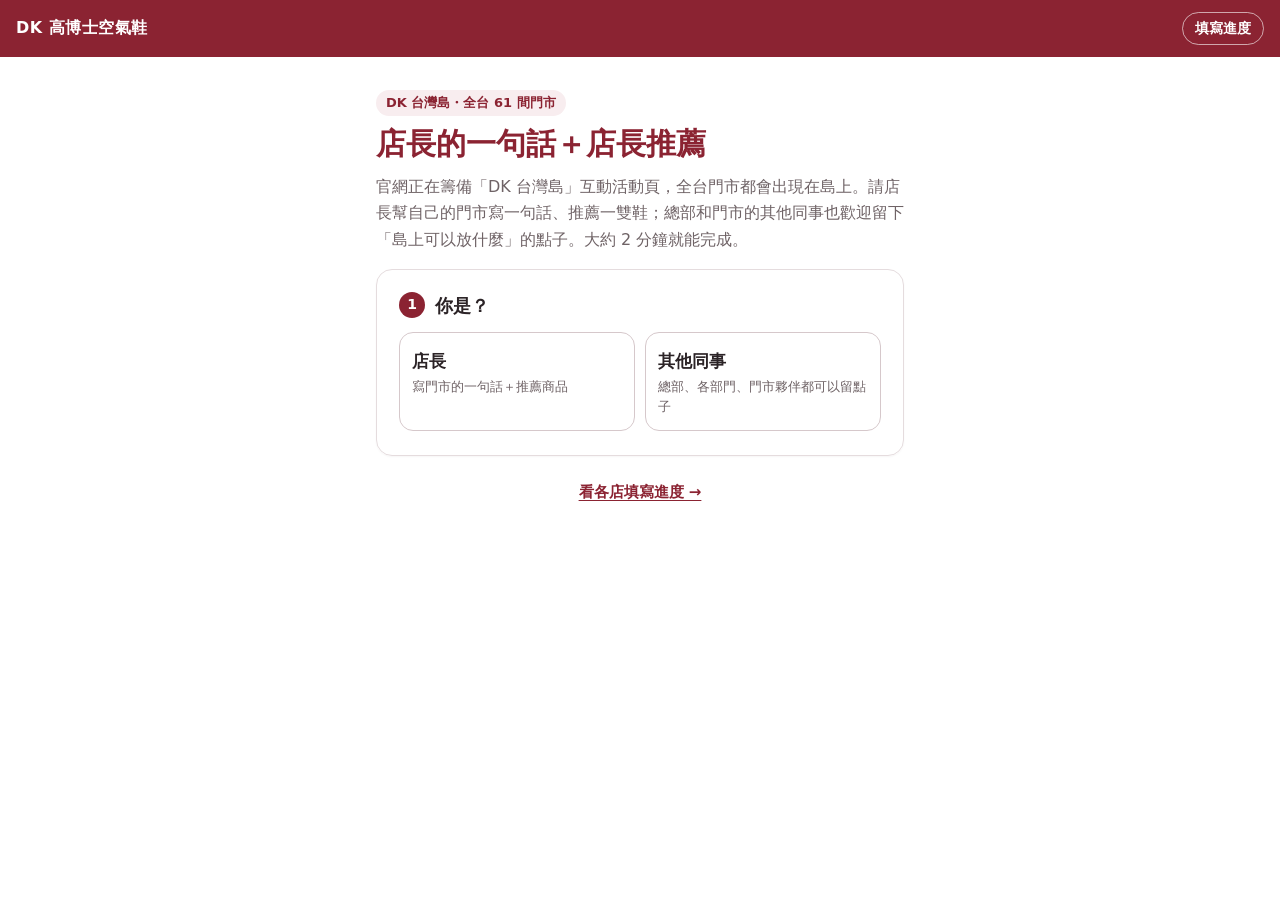
<file: index.html>
<!doctype html>
<html lang="zh-Hant-TW">
<head>
  <meta charset="utf-8">
  <meta name="viewport" content="width=device-width, initial-scale=1, viewport-fit=cover">
  <meta name="robots" content="noindex">
  <meta name="theme-color" content="#8B2332">
  <title>店長的一句話｜DK 高博士空氣鞋</title>
  <link rel="stylesheet" href="styles.css">
</head>
<body>
  <header class="topbar">
    <span class="brand">DK 高博士空氣鞋</span>
    <a class="topbar-link" href="progress.html">填寫進度</a>
  </header>

  <main class="shell">
    <section class="intro">
      <p class="eyebrow">DK 台灣島・全台 61 間門市</p>
      <h1>店長的一句話＋店長推薦</h1>
      <p>官網正在籌備「DK 台灣島」互動活動頁，全台門市都會出現在島上。請店長幫自己的門市寫一句話、推薦一雙鞋；總部和門市的其他同事也歡迎留下「島上可以放什麼」的點子。大約 2 分鐘就能完成。</p>
    </section>

    <noscript><p class="notice notice-warn">這個頁面需要開啟 JavaScript 才能填寫。</p></noscript>
    <p id="mode-note" class="notice notice-warn" hidden></p>

    <form id="picks-form" novalidate>
      <fieldset class="card">
        <legend class="card-title"><span class="step" aria-hidden="true">1</span>你是？</legend>
        <div class="role-options">
          <label class="role-choice">
            <input type="radio" name="role" value="manager">
            <span><strong>店長</strong><small>寫門市的一句話＋推薦商品</small></span>
          </label>
          <label class="role-choice">
            <input type="radio" name="role" value="staff">
            <span><strong>其他同事</strong><small>總部、各部門、門市夥伴都可以留點子</small></span>
          </label>
        </div>
      </fieldset>

      <!-- 店長 -->
      <fieldset id="manager-fields" class="role-panel" hidden disabled>
        <legend class="sr-only">店長填寫</legend>
        <section class="card">
          <h2 class="card-title"><span class="step" aria-hidden="true">2</span>門市與店長的一句話</h2>
          <div class="field">
            <label for="storeId">門市 <span class="tag tag-required">必填</span></label>
            <select id="storeId" name="storeId">
              <option value="">請選擇門市</option>
            </select>
          </div>
          <div id="existing-note" class="notice notice-info" hidden>
            <p id="existing-text"></p>
            <button type="button" id="load-existing" class="btn-secondary">帶入上次填的內容</button>
          </div>
          <div class="field">
            <label for="managerName">店長稱呼 <span class="tag">選填</span></label>
            <input id="managerName" name="managerName" type="text" autocomplete="nickname" placeholder="例如：阿凱店長、小美">
            <p class="hint">可以用暱稱，會公開顯示在官網上，請不要寫全名或電話。</p>
          </div>
          <div class="field">
            <label for="quote">店長的一句話 <span class="tag tag-required">必填</span></label>
            <textarea id="quote" name="quote" rows="2" placeholder="例如：走一整天也不累，來店裡試穿就知道！"></textarea>
            <p class="counter" data-count-for="quote" aria-live="polite"></p>
          </div>
        </section>

        <section class="card">
          <h2 class="card-title"><span class="step" aria-hidden="true">3</span>店長推薦</h2>
          <div class="field">
            <label for="productName">推薦商品名稱 <span class="tag tag-required">必填</span></label>
            <input id="productName" name="productName" type="text" placeholder="例如：空氣鞋 運動休閒鞋 黑色">
            <p class="counter" data-count-for="productName" aria-live="polite"></p>
          </div>
          <div class="field">
            <label for="productUrl">官網商品頁網址 <span class="tag">選填</span></label>
            <input id="productUrl" name="productUrl" type="text" inputmode="url" autocomplete="off" autocapitalize="off" spellcheck="false" placeholder="https://www.dk-shoes.com.tw/SalePage/Index/…">
            <p id="url-status" class="hint" aria-live="polite"></p>
          </div>
          <div class="field">
            <label for="reason">推薦理由 <span class="tag tag-required">必填</span></label>
            <input id="reason" name="reason" type="text" placeholder="例如：鞋墊超軟，久站的客人都回購">
            <p class="counter" data-count-for="reason" aria-live="polite"></p>
          </div>
        </section>

        <section class="card preview" aria-label="島上顯示預覽">
          <h2 class="preview-title">島上大概會長這樣</h2>
          <div class="bubble">
            <p class="bubble-store" id="preview-store"></p>
            <p class="bubble-quote" id="preview-quote"></p>
            <p class="bubble-manager" id="preview-manager"></p>
          </div>
          <div class="pick">
            <span class="pick-label">店長推薦</span>
            <p class="pick-name" id="preview-product"></p>
            <p class="pick-reason" id="preview-reason"></p>
          </div>
        </section>
      </fieldset>

      <!-- 其他同事 -->
      <fieldset id="staff-fields" class="role-panel" hidden disabled>
        <legend class="sr-only">其他同事填寫</legend>
        <section class="card">
          <h2 class="card-title"><span class="step" aria-hidden="true">2</span>你覺得島上可以放什麼？</h2>
          <p class="card-note">不在門市的同事也歡迎填，不一定要跟某間門市有關。任何點子都可以：某間店可以放的內容、小遊戲、想推薦的鞋、門市的小故事……這些點子只有內部看得到，不會公開在官網。</p>
          <div class="field">
            <label for="staffName">你的稱呼 <span class="tag">選填</span></label>
            <input id="staffName" name="staffName" type="text" autocomplete="nickname" placeholder="例如：電商部 阿凱、頂好店 小美">
          </div>
          <div class="field">
            <label for="relatedStoreId">跟哪間門市有關？ <span class="tag">選填</span></label>
            <select id="relatedStoreId" name="relatedStoreId">
              <option value="">不限門市（整座島）</option>
            </select>
          </div>
          <div class="field">
            <label for="idea">你的點子 <span class="tag tag-required">必填</span></label>
            <textarea id="idea" name="idea" rows="5" placeholder="例如：頂好店可以放一個「量腳型」的小遊戲，量完推薦適合的鞋款"></textarea>
            <p class="counter" data-count-for="idea" aria-live="polite"></p>
          </div>
        </section>
      </fieldset>

      <div class="hp" aria-hidden="true">
        <label>網站 <input type="text" name="website" tabindex="-1" autocomplete="off"></label>
      </div>

      <section id="submit-card" class="card submit-card" hidden>
        <p id="submit-note" class="submit-note"></p>
        <button type="submit" id="submit-button" class="btn-primary" disabled>送出</button>
        <div id="status" class="status" role="status" tabindex="-1"></div>
        <p id="draft-note" class="draft-note">填到一半的內容會自動存在這支手機。</p>
      </section>
    </form>

    <footer class="page-footer">
      <a href="progress.html">看各店填寫進度 →</a>
    </footer>
  </main>

  <script src="config.js"></script>
  <script src="stores.js"></script>
  <script src="form.js"></script>
</body>
</html>
</file>
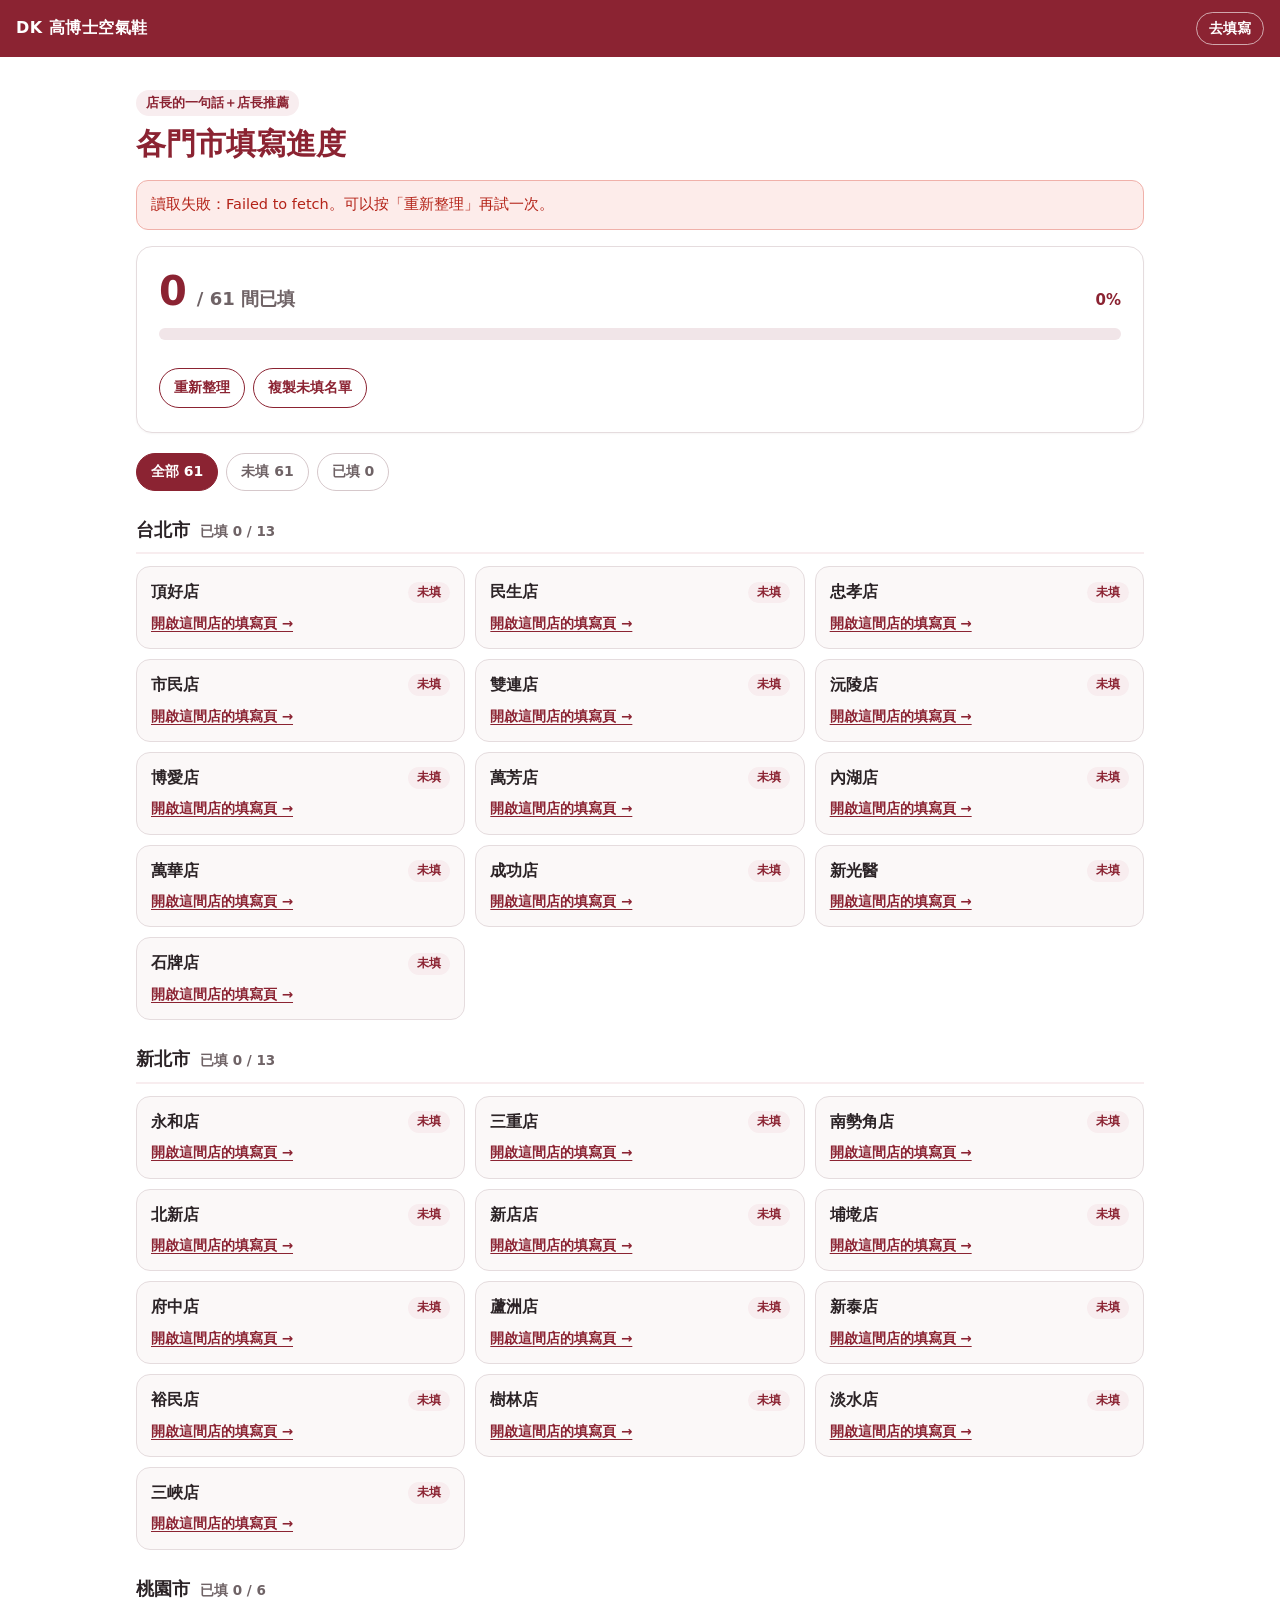
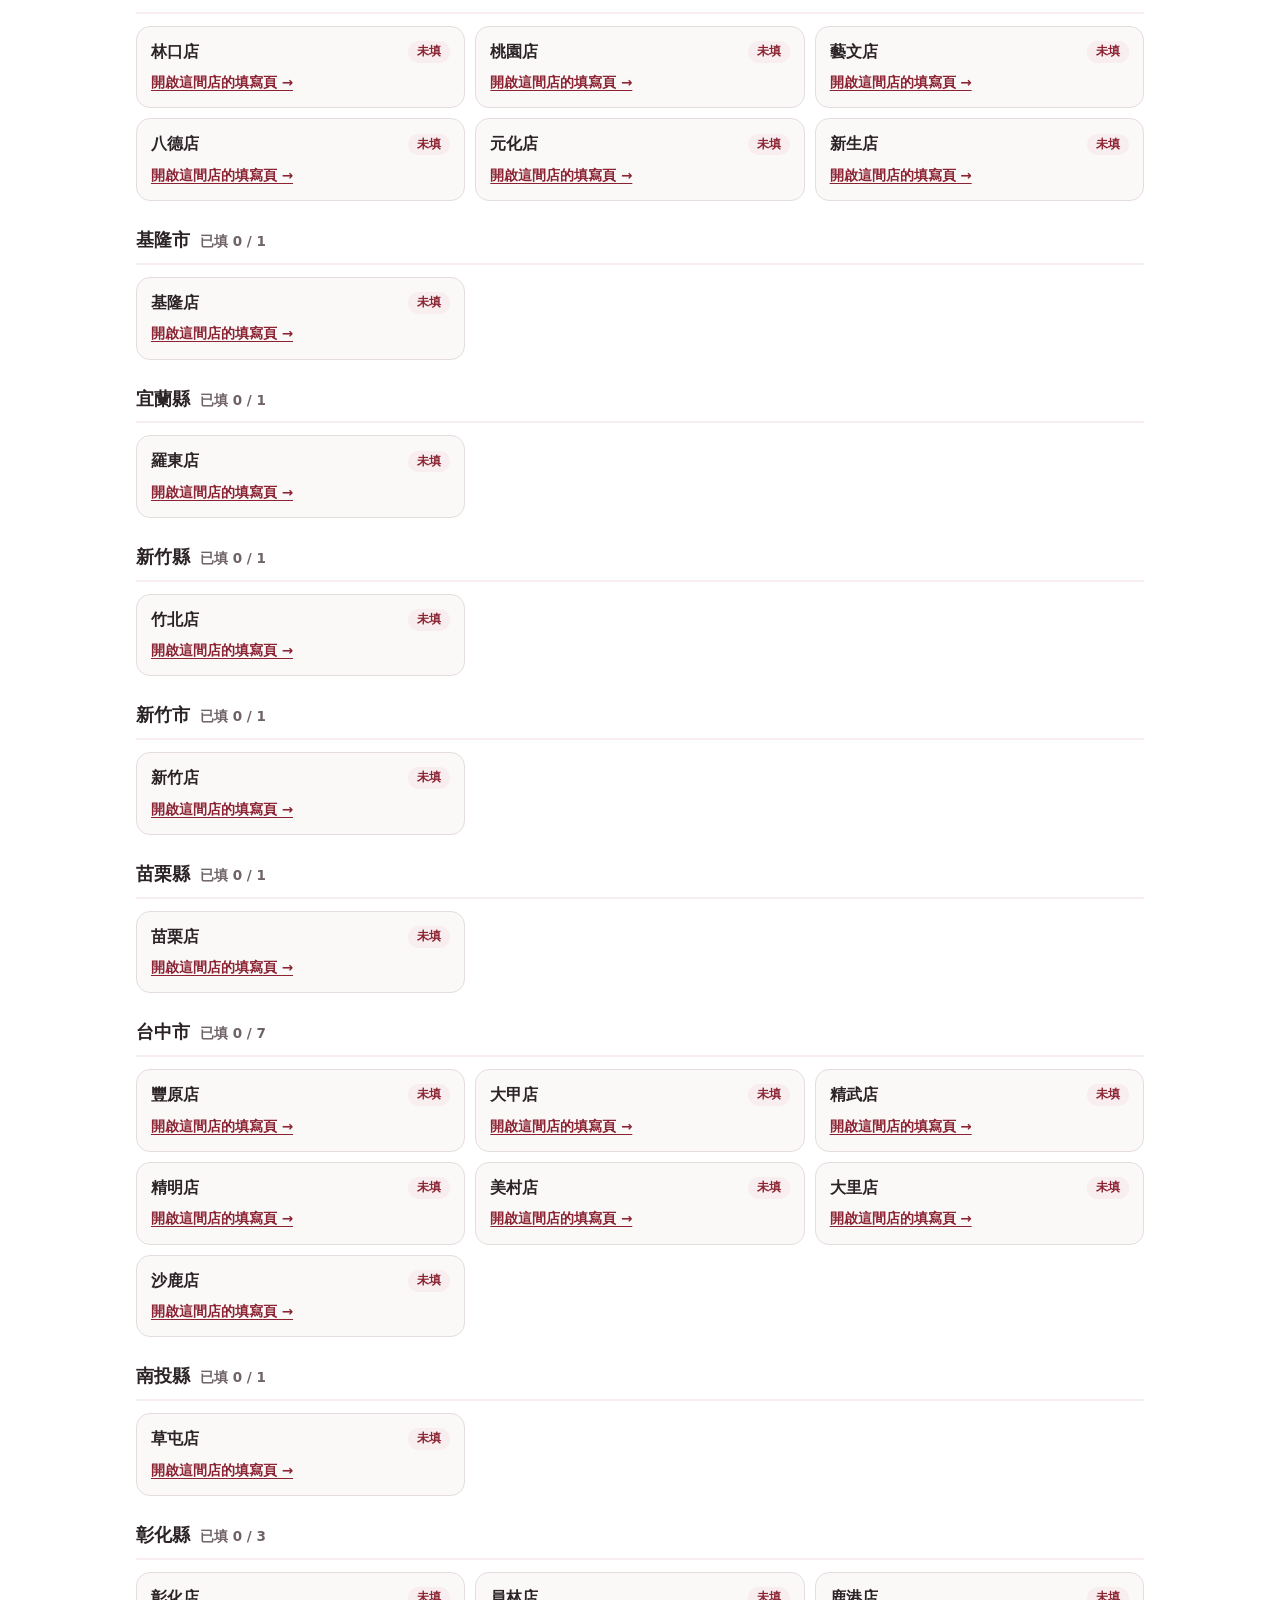
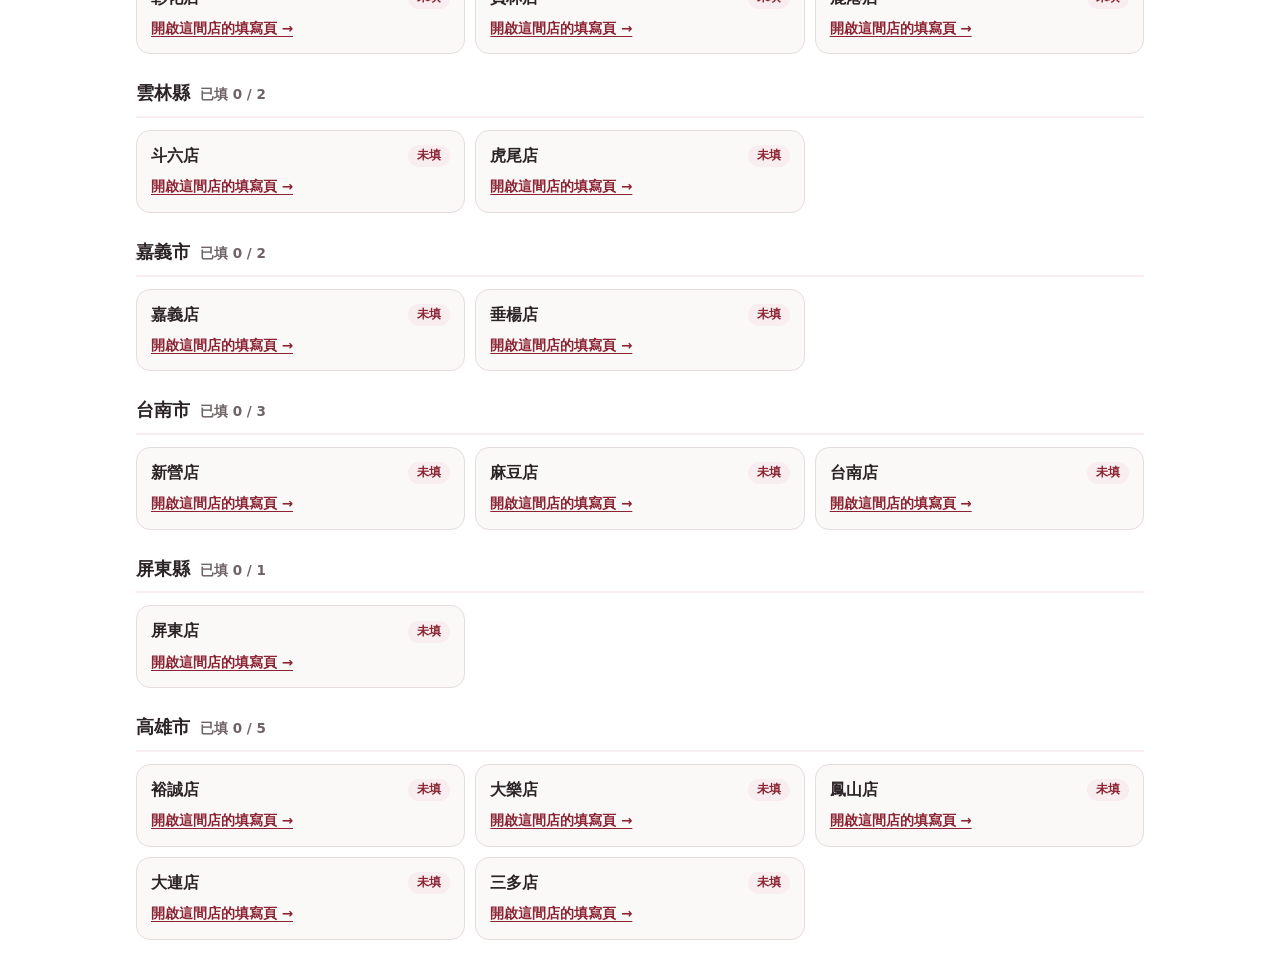
<file: progress.html>
<!doctype html>
<html lang="zh-Hant-TW">
<head>
  <meta charset="utf-8">
  <meta name="viewport" content="width=device-width, initial-scale=1, viewport-fit=cover">
  <meta name="robots" content="noindex">
  <meta name="theme-color" content="#8B2332">
  <title>填寫進度｜店長的一句話</title>
  <link rel="stylesheet" href="styles.css">
</head>
<body>
  <header class="topbar">
    <span class="brand">DK 高博士空氣鞋</span>
    <a class="topbar-link" href="index.html">去填寫</a>
  </header>

  <main class="shell shell-wide">
    <section class="intro">
      <p class="eyebrow">店長的一句話＋店長推薦</p>
      <h1>各門市填寫進度</h1>
    </section>

    <noscript><p class="notice notice-warn">這個頁面需要開啟 JavaScript 才能顯示。</p></noscript>
    <p id="page-note" class="notice" hidden></p>

    <section class="card summary" aria-live="polite">
      <div class="summary-numbers">
        <span class="summary-count" id="summary-count">–</span>
        <span class="summary-total" id="summary-total">/ – 間已填</span>
        <span class="summary-percent" id="summary-percent"></span>
      </div>
      <div class="bar" role="progressbar" aria-label="已填門市比例" aria-valuemin="0" aria-valuemax="100" aria-valuenow="0" id="bar">
        <div class="bar-fill" id="bar-fill"></div>
      </div>
      <p class="summary-meta" id="summary-meta">讀取中…</p>
      <div class="summary-actions">
        <button type="button" class="btn-secondary" id="refresh">重新整理</button>
        <button type="button" class="btn-secondary" id="copy-missing">複製未填名單</button>
      </div>
    </section>

    <div class="filters" role="group" aria-label="篩選">
      <button type="button" class="filter" data-filter="all" aria-pressed="true">全部</button>
      <button type="button" class="filter" data-filter="missing" aria-pressed="false">未填</button>
      <button type="button" class="filter" data-filter="filled" aria-pressed="false">已填</button>
    </div>

    <div id="board"></div>
  </main>

  <script src="config.js"></script>
  <script src="stores.js"></script>
  <script src="progress.js"></script>
</body>
</html>
</file>
<file: styles.css>
:root {
  color-scheme: light;
  --brand: #8B2332;
  --brand-strong: #6E1A27;
  --brand-soft: #F8EDEF;
  --brand-line: #E6C9CF;
  --ink: #2B2326;
  --muted: #6F6366;
  --line: #E5DCDE;
  --field-line: #D6C8CB;
  --page: #FFFFFF;
  --subtle: #FBF8F8;
  --ok: #2E6A4C;
  --ok-soft: #E9F4EE;
  --ok-line: #A9D0B9;
  --warn-soft: #FFF6E6;
  --warn-line: #EBC889;
  --warn-ink: #7A5212;
  --error: #B42318;
  --error-soft: #FDECEA;
  --error-line: #F0B1AA;
  --focus: 0 0 0 3px rgba(139, 35, 50, .22);
  --font: "Noto Sans TC", "PingFang TC", "Microsoft JhengHei", system-ui, sans-serif;
}

* { box-sizing: border-box; }
html { -webkit-text-size-adjust: 100%; }
body {
  margin: 0;
  background: var(--page);
  color: var(--ink);
  font: 400 16px/1.65 var(--font);
  -webkit-font-smoothing: antialiased;
}
h1, h2, h3, p { margin: 0; }
a { color: var(--brand); text-underline-offset: 3px; }
button, input, select, textarea { font: inherit; color: inherit; }
button { cursor: pointer; }
button, a, input, select, textarea, label { -webkit-tap-highlight-color: transparent; }
[hidden] { display: none !important; }
.sr-only { position: absolute; width: 1px; height: 1px; padding: 0; margin: -1px; overflow: hidden; clip: rect(0, 0, 0, 0); white-space: nowrap; border: 0; }

/* ---------- 版面 ---------- */

.topbar {
  display: flex; align-items: center; justify-content: space-between; gap: 12px;
  padding: 12px 16px; padding-top: max(12px, env(safe-area-inset-top));
  background: var(--brand); color: #fff;
}
.brand { font-weight: 800; letter-spacing: .5px; }
.topbar-link {
  color: #fff; text-decoration: none; font-size: 14px; font-weight: 700;
  border: 1.5px solid rgba(255, 255, 255, .6); border-radius: 999px; padding: 4px 12px;
}
.topbar-link:hover { background: rgba(255, 255, 255, .12); }

.shell { width: min(560px, 100%); margin: 0 auto; padding: 22px 16px 40px; }
.shell-wide { width: min(1040px, 100%); }

.intro h1 { font-size: 26px; line-height: 1.35; font-weight: 900; color: var(--brand); margin: 8px 0 10px; }
.intro p:not(.eyebrow) { color: var(--muted); }
.eyebrow {
  display: inline-block; font-size: 13px; font-weight: 700; color: var(--brand);
  background: var(--brand-soft); border-radius: 999px; padding: 2px 10px;
}

.card {
  margin: 16px 0 0; padding: 18px 16px 20px; min-width: 0;
  background: #fff; border: 1px solid var(--line); border-radius: 16px;
  box-shadow: 0 1px 2px rgba(43, 35, 38, .04);
}
fieldset.card { display: block; }
.card-title { display: flex; align-items: center; gap: 10px; font-size: 18px; font-weight: 800; line-height: 1.4; padding: 0; }
legend.card-title { float: left; width: 100%; margin-bottom: 14px; }
legend.card-title + * { clear: both; }
.step {
  flex: 0 0 26px; width: 26px; height: 26px; border-radius: 50%;
  display: inline-flex; align-items: center; justify-content: center;
  background: var(--brand); color: #fff; font-size: 14px; font-weight: 800;
}
.card-note { color: var(--muted); font-size: 15px; margin-top: 8px; }
.role-panel { border: 0; margin: 0; padding: 0; min-width: 0; }

.page-footer { text-align: center; margin-top: 24px; font-size: 15px; font-weight: 700; }

/* ---------- 表單欄位 ---------- */

.field { margin-top: 16px; }
.field > label { display: flex; align-items: center; gap: 8px; font-weight: 700; margin-bottom: 6px; }
.tag { font-size: 12px; font-weight: 700; color: var(--muted); background: #F2EEEF; border-radius: 6px; padding: 1px 6px; }
.tag-required { color: var(--brand); background: var(--brand-soft); }

input[type="text"], select, textarea {
  display: block; width: 100%; min-height: 48px;
  padding: 11px 12px; font-size: 16px; line-height: 1.5;
  background: #fff; border: 1.5px solid var(--field-line); border-radius: 12px;
  transition: border-color .15s, box-shadow .15s;
}
textarea { resize: vertical; min-height: 76px; }
select {
  appearance: none; -webkit-appearance: none; padding-right: 40px;
  background-image: url("data:image/svg+xml,%3Csvg xmlns='http://www.w3.org/2000/svg' width='12' height='8' viewBox='0 0 12 8'%3E%3Cpath d='M1 1l5 5 5-5' fill='none' stroke='%238B2332' stroke-width='2'/%3E%3C/svg%3E");
  background-repeat: no-repeat; background-position: right 14px center;
}
input::placeholder, textarea::placeholder { color: #A0959A; }
input[type="text"]:focus, select:focus, textarea:focus { outline: none; border-color: var(--brand); box-shadow: var(--focus); }
a:focus-visible, button:focus-visible { outline: 3px solid rgba(139, 35, 50, .45); outline-offset: 2px; }

.hint { font-size: 13.5px; color: var(--muted); margin-top: 6px; }
.hint[data-kind="ok"] { color: var(--ok); font-weight: 700; }
.hint[data-kind="error"] { color: var(--error); }
.counter { font-size: 13px; color: var(--muted); text-align: right; margin-top: 4px; }
.counter.is-over { color: var(--error); font-weight: 700; }

.role-options { display: grid; grid-template-columns: 1fr 1fr; gap: 10px; }
.role-choice { position: relative; display: block; cursor: pointer; }
.role-choice > input { position: absolute; opacity: 0; width: 1px; height: 1px; left: 50%; bottom: 0; margin: 0; }
.role-choice > span {
  display: block; height: 100%; padding: 14px 12px;
  border: 1.5px solid var(--field-line); border-radius: 14px; background: #fff;
  transition: border-color .15s, background-color .15s;
}
.role-choice strong { display: block; font-size: 17px; }
.role-choice small { display: block; font-size: 13px; color: var(--muted); line-height: 1.5; margin-top: 2px; }
.role-choice > input:checked + span { border-color: var(--brand); background: var(--brand-soft); box-shadow: inset 0 0 0 1px var(--brand); }
.role-choice > input:checked + span strong { color: var(--brand); }
.role-choice > input:checked + span strong::after { content: " ✓"; }
.role-choice > input:focus-visible + span { box-shadow: var(--focus); }

.hp { position: absolute; left: -10000px; width: 1px; height: 1px; overflow: hidden; }

/* ---------- 提示框與按鈕 ---------- */

.notice { margin-top: 16px; padding: 12px 14px; border-radius: 12px; font-size: 14.5px; border: 1px solid; }
.notice-info { background: var(--brand-soft); border-color: var(--brand-line); }
.notice-warn { background: var(--warn-soft); border-color: var(--warn-line); color: var(--warn-ink); }
.notice-error { background: var(--error-soft); border-color: var(--error-line); color: var(--error); }
.notice .btn-secondary { margin-top: 10px; }

.btn-primary {
  display: flex; align-items: center; justify-content: center; width: 100%; min-height: 52px;
  border: 0; border-radius: 999px; background: var(--brand); color: #fff;
  font-size: 17px; font-weight: 800; letter-spacing: 1px;
}
.btn-primary:not(:disabled):hover { background: var(--brand-strong); }
.btn-primary:disabled { opacity: .55; cursor: default; }
.btn-secondary {
  display: inline-flex; align-items: center; justify-content: center; gap: 6px; min-height: 40px;
  border: 1.5px solid var(--brand); border-radius: 999px; background: #fff; color: var(--brand);
  padding: 6px 14px; font-size: 14px; font-weight: 700;
}
.btn-secondary:hover { background: var(--brand-soft); }
.btn-secondary:disabled { opacity: .55; cursor: default; }

.submit-card { text-align: center; }
.submit-note { font-size: 14px; color: var(--muted); margin-bottom: 12px; }
.status { margin-top: 14px; text-align: left; font-size: 15px; font-weight: 600; border-radius: 12px; }
.status:empty { display: none; }
.status:not(:empty) { padding: 12px 14px; border: 1px solid var(--brand-line); background: var(--brand-soft); }
.status[data-kind="success"] { background: var(--ok-soft); border-color: var(--ok-line); color: var(--ok); }
.status[data-kind="error"] { background: var(--error-soft); border-color: var(--error-line); color: var(--error); }
.status:focus { outline: none; box-shadow: var(--focus); }
.draft-note { font-size: 13px; color: var(--muted); margin-top: 12px; }

/* ---------- 島上預覽 ---------- */

.preview { background: var(--subtle); }
.preview-title { font-size: 14px; font-weight: 700; color: var(--muted); margin-bottom: 12px; }
.bubble {
  position: relative; padding: 16px 16px 14px; margin-bottom: 18px;
  background: #fff; border: 1.5px solid var(--brand-line); border-radius: 18px;
}
.bubble::after {
  content: ""; position: absolute; left: 28px; bottom: -9px; width: 16px; height: 16px;
  background: #fff; border-right: 1.5px solid var(--brand-line); border-bottom: 1.5px solid var(--brand-line);
  transform: rotate(45deg);
}
.bubble-store { font-size: 13px; font-weight: 800; color: var(--brand); }
.bubble-quote { font-size: 19px; font-weight: 800; line-height: 1.5; margin: 4px 0 6px; word-break: break-word; }
.bubble-manager { font-size: 14px; color: var(--muted); text-align: right; }
.pick { padding: 12px 14px; border-radius: 14px; background: #fff; border: 1px dashed var(--brand-line); }
.pick-label { font-size: 12px; font-weight: 800; color: #fff; background: var(--brand); border-radius: 6px; padding: 1px 8px; }
.pick-name { font-weight: 800; margin-top: 6px; word-break: break-word; }
.pick-reason { font-size: 14px; color: var(--muted); word-break: break-word; }
.is-placeholder { color: #B3A8AC !important; font-weight: 500; }

/* ---------- 進度頁 ---------- */

.summary { display: grid; gap: 14px; }
.summary-numbers { display: flex; align-items: baseline; flex-wrap: wrap; gap: 4px 10px; }
.summary-count { font-size: 40px; font-weight: 900; color: var(--brand); line-height: 1.1; }
.summary-total { font-size: 18px; font-weight: 700; color: var(--muted); }
.summary-percent { margin-left: auto; font-size: 15px; font-weight: 700; color: var(--brand); }
.bar { height: 12px; border-radius: 999px; background: #F1E5E8; overflow: hidden; }
.bar-fill { height: 100%; width: 0; border-radius: inherit; background: var(--brand); transition: width .4s ease; }
.summary-meta { font-size: 13.5px; color: var(--muted); }
.summary-actions { display: flex; flex-wrap: wrap; gap: 8px; }

.filters { display: flex; flex-wrap: wrap; gap: 8px; margin-top: 20px; }
.filter {
  min-height: 38px; padding: 4px 14px; border-radius: 999px; font-size: 14px; font-weight: 700;
  border: 1.5px solid var(--field-line); background: #fff; color: var(--muted);
}
.filter[aria-pressed="true"] { border-color: var(--brand); background: var(--brand); color: #fff; }

.city { margin-top: 24px; }
.city-title { display: flex; align-items: baseline; gap: 10px; font-size: 18px; font-weight: 800; padding-bottom: 8px; border-bottom: 2px solid var(--brand-soft); }
.city-count { font-size: 13.5px; font-weight: 700; color: var(--muted); }
.store-grid { display: grid; grid-template-columns: repeat(auto-fill, minmax(250px, 1fr)); gap: 10px; margin-top: 12px; }
.store-card { padding: 12px 14px; border: 1px solid var(--line); border-radius: 14px; background: #fff; min-width: 0; }
.store-card.is-missing { background: var(--subtle); }
.store-card-head { display: flex; align-items: center; justify-content: space-between; gap: 8px; }
.store-card h3 { font-size: 16px; font-weight: 800; }
.badge { flex: none; font-size: 12px; font-weight: 800; border-radius: 999px; padding: 1px 9px; }
.is-filled .badge { color: var(--ok); background: var(--ok-soft); }
.is-missing .badge { color: var(--brand); background: var(--brand-soft); }
.card-quote { font-weight: 700; margin-top: 8px; word-break: break-word; }
.card-meta { font-size: 13px; color: var(--muted); margin-top: 2px; }
.card-pick { font-size: 13.5px; margin-top: 8px; padding-top: 8px; border-top: 1px dashed var(--line); word-break: break-word; }
.card-pick b { color: var(--brand); }
.card-link { display: inline-block; font-size: 13.5px; font-weight: 700; margin-top: 6px; }
.empty { margin-top: 24px; text-align: center; color: var(--muted); }

@media (min-width: 600px) {
  .shell { padding-top: 32px; }
  .intro h1 { font-size: 30px; }
  .card { padding: 22px 22px 24px; }
}
@media (max-width: 360px) {
  .role-options { grid-template-columns: 1fr; }
}
@media (prefers-reduced-motion: reduce) {
  *, *::before, *::after { transition: none !important; scroll-behavior: auto !important; }
}
</file>
